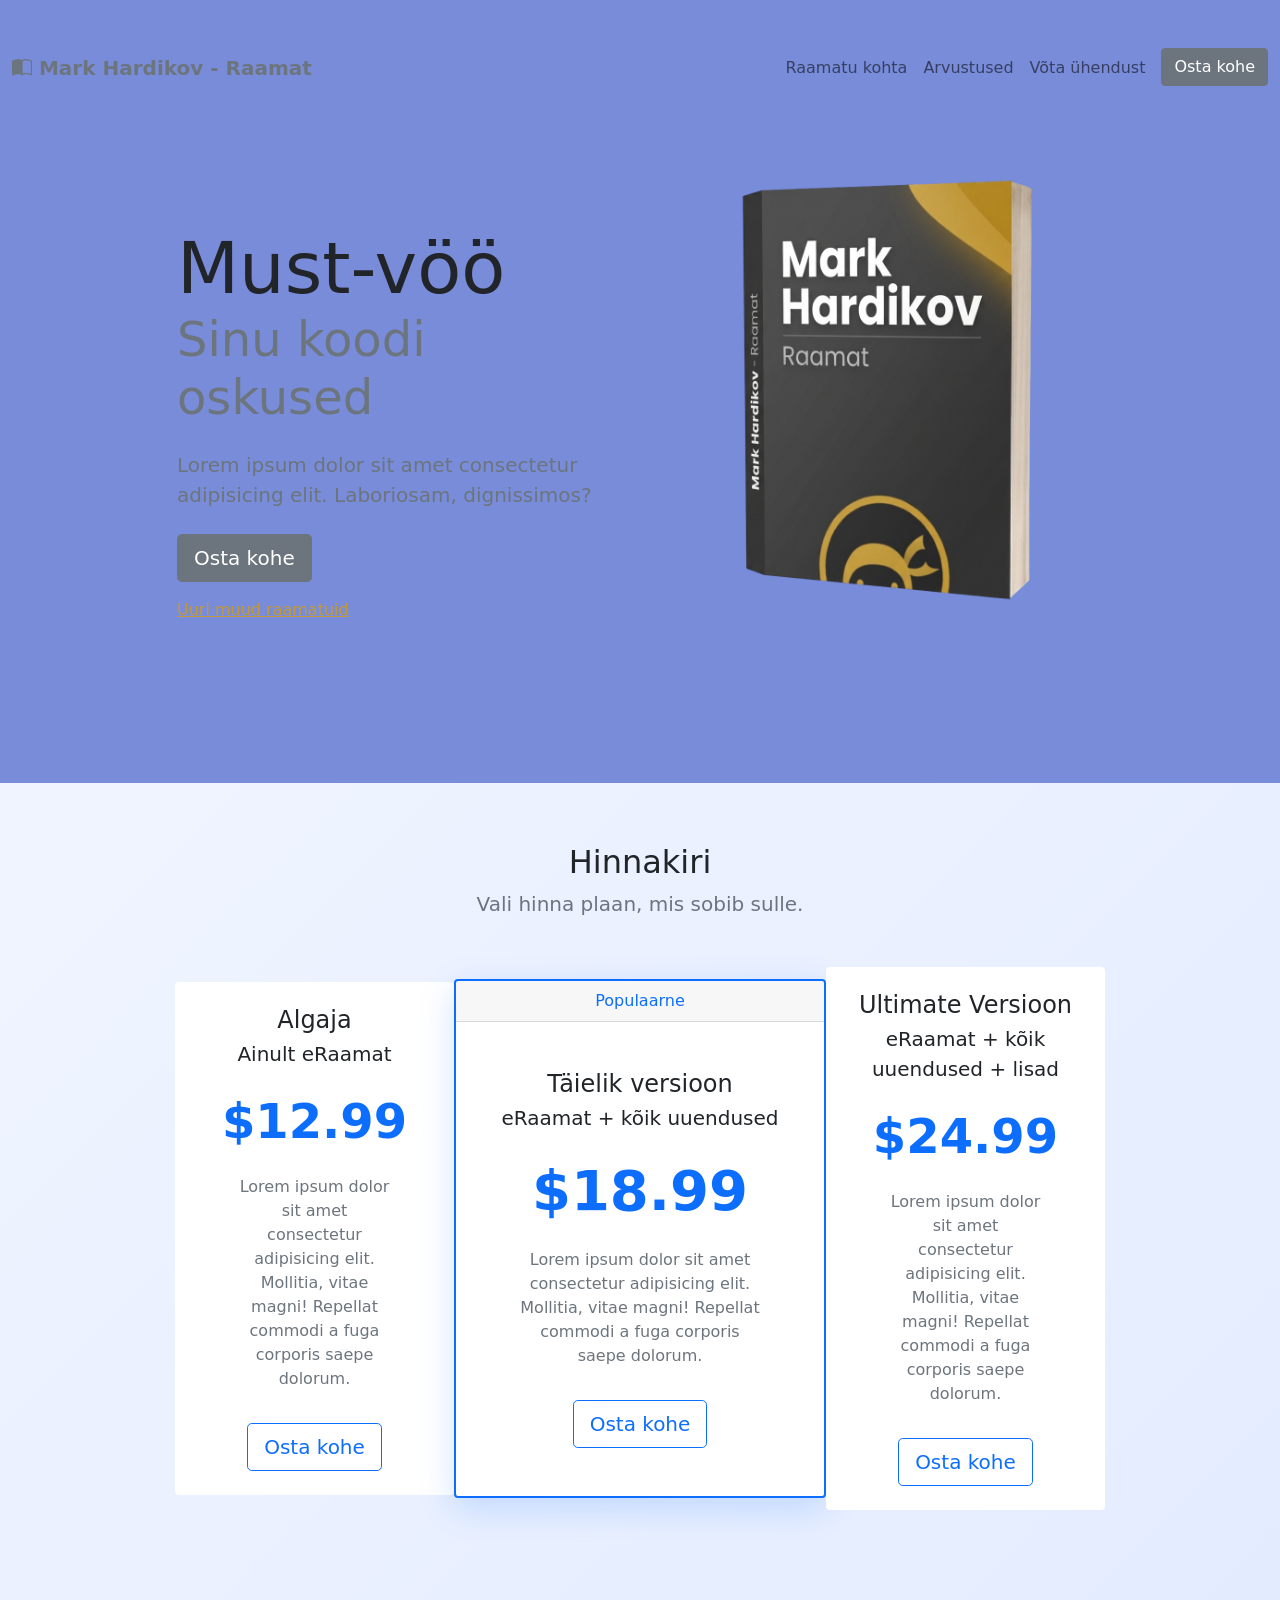
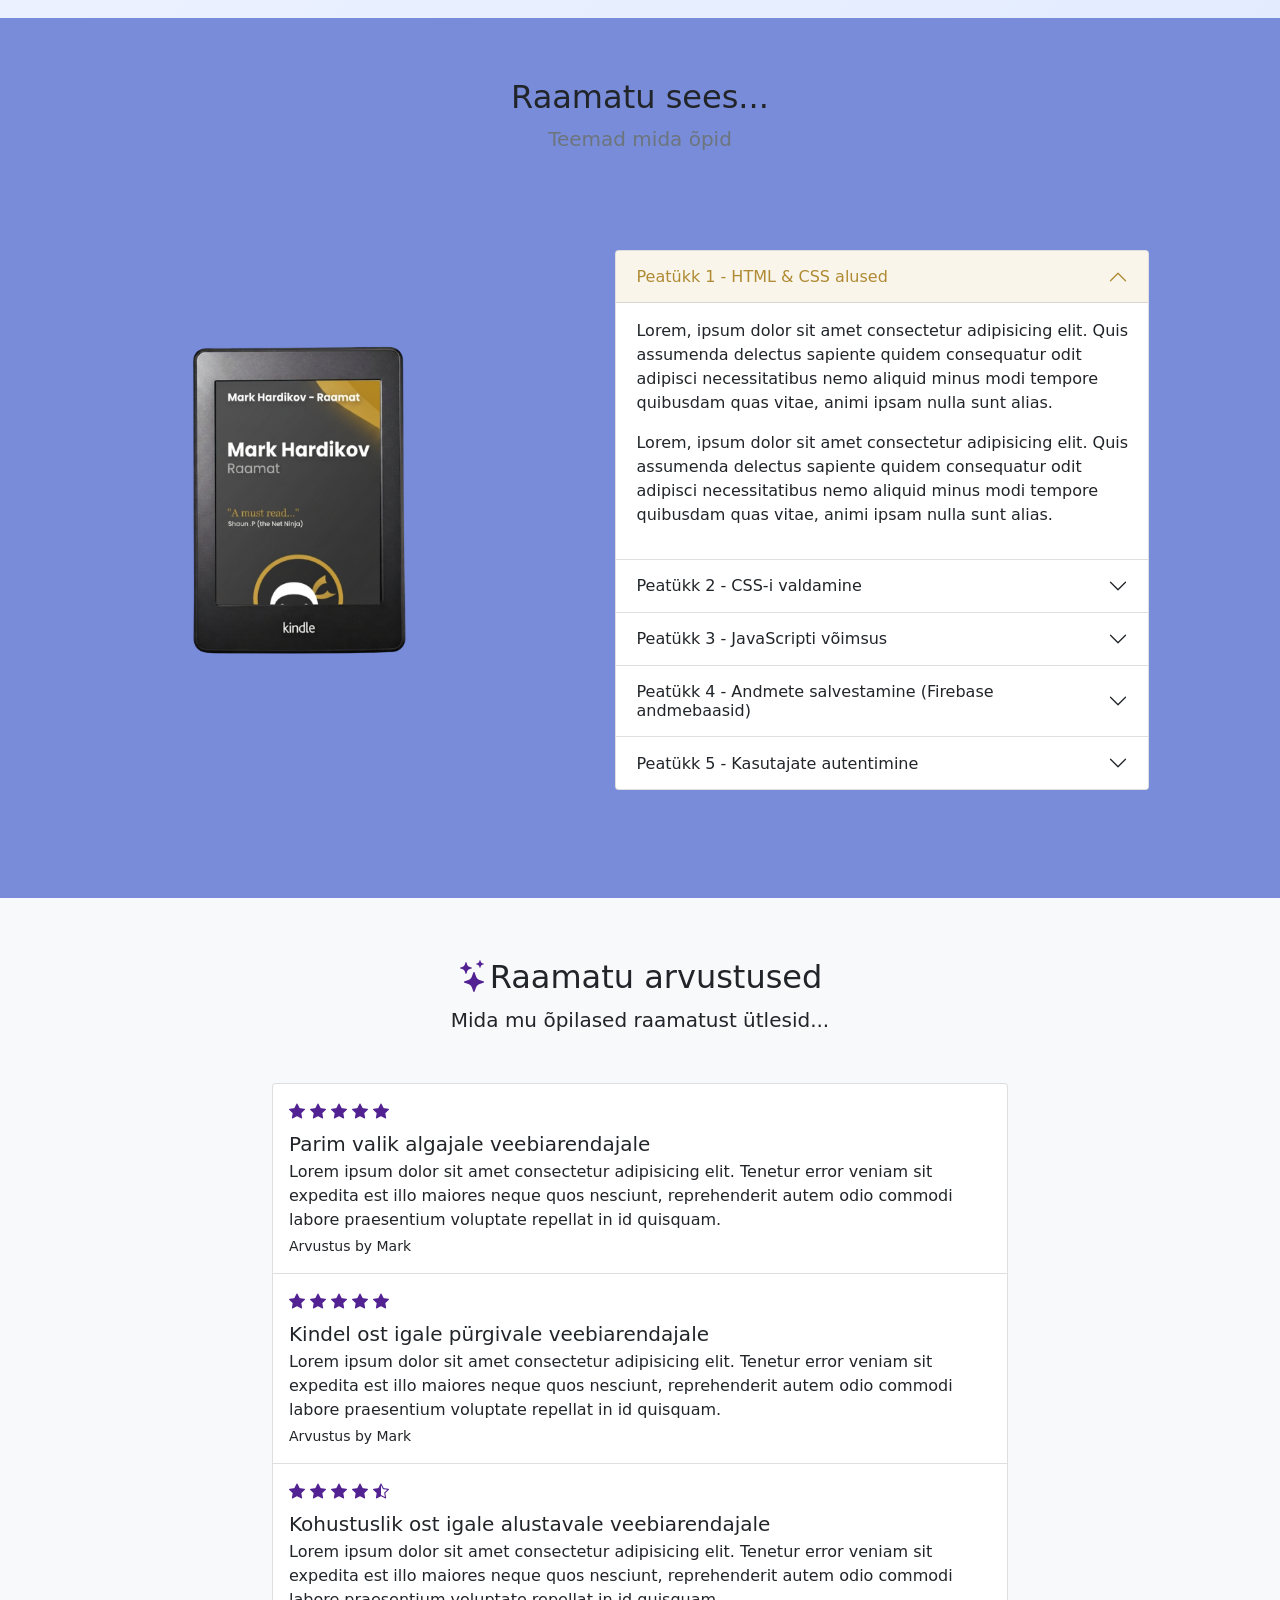
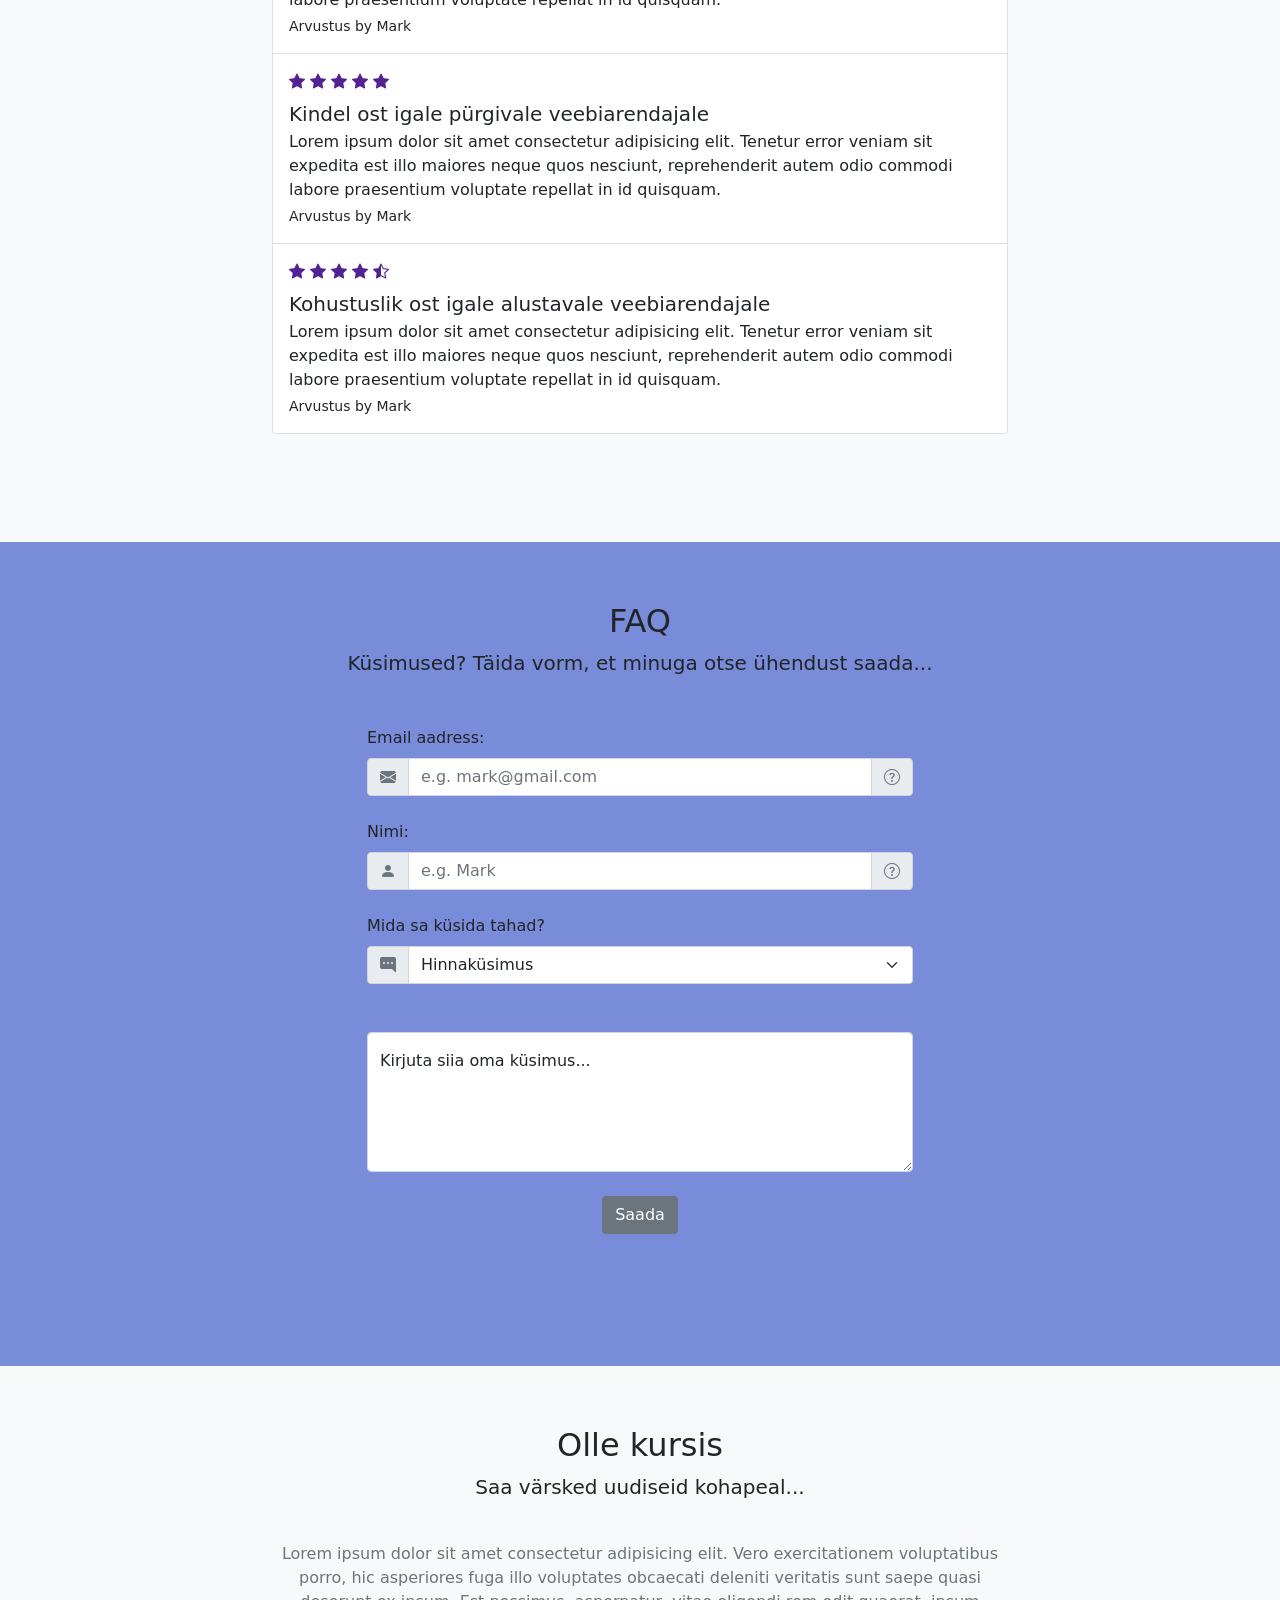
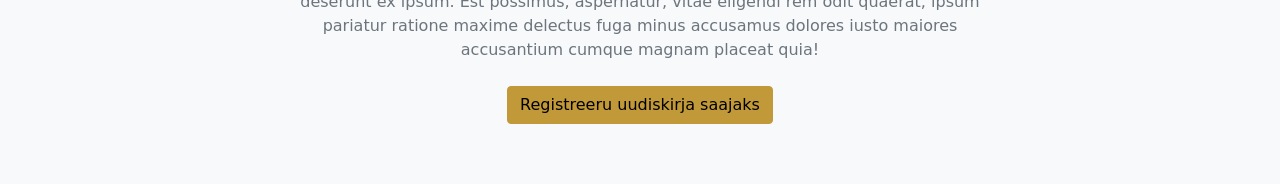
<file: index.html>
<html lang="en">
<head>
  <meta charset="UTF-8">
  <meta http-equiv="X-UA-Compatible" content="IE=edge">
  <meta name="viewport" content="width=device-width, initial-scale=1.0">
  <title>Mark Hardikov - Raamat</title>
  <link rel="stylesheet" href="https://cdn.jsdelivr.net/npm/bootstrap-icons@1.5.0/font/bootstrap-icons.css">
  <link href="/css/main.min.css" rel="stylesheet">
  <style>
    section{
      padding: 60px 0;
    }
  </style>
</head>
<body>

  <!-- navbar -->
  <nav class="navbar navbar-expand-md navbar-light pt-5 pb-4">
    <div class="container-xxl">
      <!-- navbar brand / title -->
      <a class="navbar-brand" href="#intro">
        <span class="text-secondary fw-bold">
          <i class="bi bi-book-half"></i>
          Mark Hardikov - Raamat
        </span>
      </a>
      <!-- toggle button for mobile nav -->
      <button class="navbar-toggler" type="button" data-bs-toggle="collapse" data-bs-target="#main-nav" aria-controls="main-nav" aria-expanded="false" aria-label="Toggle navigation">
        <span class="navbar-toggler-icon"></span>
      </button>

      <!-- navbar links -->
      <div class="collapse navbar-collapse justify-content-end align-center" id="main-nav">
        <ul class="navbar-nav">
          <li class="nav-item">
            <a class="nav-link" href="#topics">Raamatu kohta</a>
          </li>
          <li class="nav-item">
            <a class="nav-link" href="#reviews">Arvustused</a>
          </li>
          <li class="nav-item">
            <a class="nav-link" href="#contact">Võta ühendust</a>
          </li>
          <li class="nav-item d-md-none">
            <a class="nav-link" href="#pricing">Hinnakiri</a>
          </li>
          <li class="nav-item ms-2 d-none d-md-inline">
            <a class="btn btn-secondary" href="#pricing">Osta kohe</a>
          </li>
          
        </ul>
      </div>
    </div>
  </nav>

  <!-- main image & intro text -->
  <section id="intro">
    <div class="container-lg">
      <div class="row g-4 justify-content-center align-items-center">
        <div class="col-md-5 text-center text-md-start">
          <h1>
            <div class="display-2">Must-vöö</div>
            <div class="display-5 text-muted">Sinu koodi oskused</div>
          </h1>
          <p class="lead my-4 text-muted">Lorem ipsum dolor sit amet consectetur adipisicing elit. Laboriosam, dignissimos?</p>
          <a href="#pricing" class="btn btn-secondary btn-lg">Osta kohe</a>
          <!-- open sidebar / offcanvas -->
          <a href="#sidebar" class="d-block mt-3" data-bs-toggle="offcanvas" role="button" aria-controls="sidebar">
            Uuri muud raamatuid
          </a>
        </div>
        <div class="col-md-5 text-center d-none d-md-block">
          <!-- tooltip -->
          <span class="tt" data-bs-placement="bottom" title="Mark Hardikov Raamatu kaan">
            <img src="/assets/ebook-cover.png" class="img-fluid" alt="ebook">
          </span>
        </div>
      </div>
    </div>
  </section>

  <!-- pricing plans -->
  <section id="pricing" class="bg-light mt-5">
    <div class="container-lg">
      <div class="text-center">
        <h2>Hinnakiri</h2>
        <p class="lead text-muted">Vali hinna plaan, mis sobib sulle.</p>
      </div>

      <div class="row my-5 g-0 align-items-center justify-content-center">
        <div class="col-8 col-lg-4 col-xl-3">
          <div class="card border-0">
            <div class="card-body text-center py-4">
              <h4 class="card-title">Algaja</h4>
              <p class="lead card-subtitle">Ainult eRaamat</p>
              <p class="display-5 my-4 text-primary fw-bold">$12.99</p>
              <p class="card-text mx-5 text-muted d-none d-lg-block">Lorem ipsum dolor sit amet consectetur adipisicing elit. Mollitia, vitae magni! Repellat commodi a fuga corporis saepe dolorum.</p>
              <a href="#" class="btn btn-outline-primary btn-lg mt-3">
                Osta kohe
              </a>
            </div>
          </div>
        </div>

        <div class="col-9 col-lg-4">
          <div class="card border-primary border-2">
            <div class="card-header text-center text-primary">Populaarne</div>
            <div class="card-body text-center py-5">
              <h4 class="card-title">Täielik versioon</h4>
              <p class="lead card-subtitle">eRaamat + kõik uuendused</p>
              <p class="display-4 my-4 text-primary fw-bold">$18.99</p>
              <p class="card-text mx-5 text-muted d-none d-lg-block">Lorem ipsum dolor sit amet consectetur adipisicing elit. Mollitia, vitae magni! Repellat commodi a fuga corporis saepe dolorum.</p>
              <a href="#" class="btn btn-outline-primary btn-lg mt-3">
                Osta kohe
              </a>
            </div>
          </div>
        </div>

        <div class="col-8 col-lg-4 col-xl-3">
          <div class="card border-0">
            <div class="card-body text-center py-4">
              <h4 class="card-title">Ultimate Versioon</h4>
              <p class="lead card-subtitle">eRaamat + kõik uuendused + lisad</p>
              <p class="display-5 my-4 text-primary fw-bold">$24.99</p>
              <p class="card-text mx-5 text-muted d-none d-lg-block">Lorem ipsum dolor sit amet consectetur adipisicing elit. Mollitia, vitae magni! Repellat commodi a fuga corporis saepe dolorum.</p>
              <a href="#" class="btn btn-outline-primary btn-lg mt-3">
                Osta kohe
              </a>
            </div>
          </div>
        </div>
      </div>

    </div><!-- end container -->
  </section>

  <!-- topics at a glance -->
  <section id="topics">
    <div class="container-md">
      <div class="text-center">
        <h2>Raamatu sees...</h2>
        <p class="lead text-muted">Teemad mida õpid</p>
      </div>
      <div class="row my-5 g-5 justify-content-around align-items-center">
        <div class="col-6 col-lg-4">
          <img src="/assets/kindle.png" class="img-fluid" alt="ebook">
        </div>
        <div class="col-lg-6">
          
          <!-- accordion -->
          <div class="accordion" id="chapters">
            <div class="accordion-item">
              <h2 class="accordion-header" id="heading-1">
                <button class="accordion-button" type="button" data-bs-toggle="collapse" data-bs-target="#chapter-1" aria-expanded="true" aria-controls="chapter-1">
                  Peatükk 1 - HTML & CSS alused
                </button>
              </h2>
              <div id="chapter-1" class="accordion-collapse collapse show" aria-labelledby="heading-1" data-bs-parent="#chapters">
                <div class="accordion-body">
                  <p>Lorem, ipsum dolor sit amet consectetur adipisicing elit. Quis assumenda delectus sapiente quidem consequatur odit adipisci necessitatibus nemo aliquid minus modi tempore quibusdam quas vitae, animi ipsam nulla sunt alias.</p>
                  <p>Lorem, ipsum dolor sit amet consectetur adipisicing elit. Quis assumenda delectus sapiente quidem consequatur odit adipisci necessitatibus nemo aliquid minus modi tempore quibusdam quas vitae, animi ipsam nulla sunt alias.</p>
                </div>
              </div>
            </div>
            <div class="accordion-item">
              <h2 class="accordion-header" id="heading-2">
                <button class="accordion-button collapsed" type="button" data-bs-toggle="collapse" data-bs-target="#chapter-2" aria-expanded="false" aria-controls="chapter-2">
                  Peatükk 2 - CSS-i valdamine
                </button>
              </h2>
              <div id="chapter-2" class="accordion-collapse collapse" aria-labelledby="heading-2" data-bs-parent="#chapters">
                <div class="accordion-body">
                  <p>Lorem, ipsum dolor sit amet consectetur adipisicing elit. Quis assumenda delectus sapiente quidem consequatur odit adipisci necessitatibus nemo aliquid minus modi tempore quibusdam quas vitae, animi ipsam nulla sunt alias.</p>
                  <p>Lorem, ipsum dolor sit amet consectetur adipisicing elit. Quis assumenda delectus sapiente quidem consequatur odit adipisci necessitatibus nemo aliquid minus modi tempore quibusdam quas vitae, animi ipsam nulla sunt alias.</p>
                </div>
              </div>
            </div>
            <div class="accordion-item">
              <h2 class="accordion-header" id="heading-3">
                <button class="accordion-button collapsed" type="button" data-bs-toggle="collapse" data-bs-target="#chapter-3" aria-expanded="false" aria-controls="chapter-3">
                  Peatükk 3 - JavaScripti võimsus
                </button>
              </h2>
              <div id="chapter-3" class="accordion-collapse collapse" aria-labelledby="heading-3" data-bs-parent="#chapters">
                <div class="accordion-body">
                  <p>Lorem, ipsum dolor sit amet consectetur adipisicing elit. Quis assumenda delectus sapiente quidem consequatur odit adipisci necessitatibus nemo aliquid minus modi tempore quibusdam quas vitae, animi ipsam nulla sunt alias.</p>
                  <p>Lorem, ipsum dolor sit amet consectetur adipisicing elit. Quis assumenda delectus sapiente quidem consequatur odit adipisci necessitatibus nemo aliquid minus modi tempore quibusdam quas vitae, animi ipsam nulla sunt alias.</p>
                </div>
              </div>
            </div>
            <div class="accordion-item">
              <h2 class="accordion-header" id="heading-4">
                <button class="accordion-button collapsed" type="button" data-bs-toggle="collapse" data-bs-target="#chapter-4" aria-expanded="false" aria-controls="chapter-4">
                  Peatükk 4 - Andmete salvestamine (Firebase andmebaasid)
                </button>
              </h2>
              <div id="chapter-4" class="accordion-collapse collapse" aria-labelledby="heading-4" data-bs-parent="#chapters">
                <div class="accordion-body">
                  <p>Lorem, ipsum dolor sit amet consectetur adipisicing elit. Quis assumenda delectus sapiente quidem consequatur odit adipisci necessitatibus nemo aliquid minus modi tempore quibusdam quas vitae, animi ipsam nulla sunt alias.</p>
                  <p>Lorem, ipsum dolor sit amet consectetur adipisicing elit. Quis assumenda delectus sapiente quidem consequatur odit adipisci necessitatibus nemo aliquid minus modi tempore quibusdam quas vitae, animi ipsam nulla sunt alias.</p>
                </div>
              </div>
            </div>
            <div class="accordion-item">
              <h2 class="accordion-header" id="heading-5">
                <button class="accordion-button collapsed" type="button" data-bs-toggle="collapse" data-bs-target="#chapter-5" aria-expanded="false" aria-controls="chapter-5">
                  Peatükk 5 - Kasutajate autentimine
                </button>
              </h2>
              <div id="chapter-5" class="accordion-collapse collapse" aria-labelledby="heading-5" data-bs-parent="#chapters">
                <div class="accordion-body">
                  <p>Lorem, ipsum dolor sit amet consectetur adipisicing elit. Quis assumenda delectus sapiente quidem consequatur odit adipisci necessitatibus nemo aliquid minus modi tempore quibusdam quas vitae, animi ipsam nulla sunt alias.</p>
                  <p>Lorem, ipsum dolor sit amet consectetur adipisicing elit. Quis assumenda delectus sapiente quidem consequatur odit adipisci necessitatibus nemo aliquid minus modi tempore quibusdam quas vitae, animi ipsam nulla sunt alias.</p>
                </div>
              </div>
            </div>
          </div>

        </div>
      </div>
    </div>
  </section>

  <!-- reviews list -->
  <section id="reviews" class="bg-altlight">
    <div class="container-lg">
      <div class="text-center">
        <h2><i class="bi bi-stars text-altdark"></i>Raamatu arvustused</h2>
        <p class="lead">Mida mu õpilased raamatust ütlesid...</p>
      </div>

      <div class="row justify-content-center my-5">
        <div class="col-lg-8">
          <div class="list-group">
            <div class="list-group-item py-3">
              <div class="pb-2">
                <i class="bi bi-star-fill text-altdark"></i>
                <i class="bi bi-star-fill text-altdark"></i>
                <i class="bi bi-star-fill text-altdark"></i>
                <i class="bi bi-star-fill text-altdark"></i>
                <i class="bi bi-star-fill text-altdark"></i>
              </div>
              <h5 class="mb-1">Parim valik algajale veebiarendajale</h5>
              <p class="mb-1">Lorem ipsum dolor sit amet consectetur adipisicing elit. Tenetur error veniam sit expedita est illo maiores neque quos nesciunt, reprehenderit autem odio commodi labore praesentium voluptate repellat in id quisquam.</p>
              <small>Arvustus by Mark</small>
            </div>
            <div class="list-group-item py-3">
              <div class="pb-2">
                <i class="bi bi-star-fill text-altdark"></i>
                <i class="bi bi-star-fill text-altdark"></i>
                <i class="bi bi-star-fill text-altdark"></i>
                <i class="bi bi-star-fill text-altdark"></i>
                <i class="bi bi-star-fill text-altdark"></i>
              </div>
              <h5 class="mb-1">Kindel ost igale pürgivale veebiarendajale</h5>
              <p class="mb-1">Lorem ipsum dolor sit amet consectetur adipisicing elit. Tenetur error veniam sit expedita est illo maiores neque quos nesciunt, reprehenderit autem odio commodi labore praesentium voluptate repellat in id quisquam.</p>
              <small>Arvustus by Mark</small>
            </div>
            <div class="list-group-item py-3">
              <div class="pb-2">
                <i class="bi bi-star-fill text-altdark"></i>
                <i class="bi bi-star-fill text-altdark"></i>
                <i class="bi bi-star-fill text-altdark"></i>
                <i class="bi bi-star-fill text-altdark"></i>
                <i class="bi bi-star-half text-altdark"></i>
              </div>
              <h5 class="mb-1">Kohustuslik ost igale alustavale veebiarendajale</h5>
              <p class="mb-1">Lorem ipsum dolor sit amet consectetur adipisicing elit. Tenetur error veniam sit expedita est illo maiores neque quos nesciunt, reprehenderit autem odio commodi labore praesentium voluptate repellat in id quisquam.</p>
              <small>Arvustus by Mark</small>
            </div>
            <div class="list-group-item py-3">
              <div class="pb-2">
                <i class="bi bi-star-fill text-altdark"></i>
                <i class="bi bi-star-fill text-altdark"></i>
                <i class="bi bi-star-fill text-altdark"></i>
                <i class="bi bi-star-fill text-altdark"></i>
                <i class="bi bi-star-fill text-altdark"></i>
              </div>
              <h5 class="mb-1">Kindel ost igale pürgivale veebiarendajale</h5>
              <p class="mb-1">Lorem ipsum dolor sit amet consectetur adipisicing elit. Tenetur error veniam sit expedita est illo maiores neque quos nesciunt, reprehenderit autem odio commodi labore praesentium voluptate repellat in id quisquam.</p>
              <small>Arvustus by Mark</small>
            </div>
            <div class="list-group-item py-3">
              <div class="pb-2">
                <i class="bi bi-star-fill text-altdark"></i>
                <i class="bi bi-star-fill text-altdark"></i>
                <i class="bi bi-star-fill text-altdark"></i>
                <i class="bi bi-star-fill text-altdark"></i>
                <i class="bi bi-star-half text-altdark"></i>
              </div>
              <h5 class="mb-1">Kohustuslik ost igale alustavale veebiarendajale</h5>
              <p class="mb-1">Lorem ipsum dolor sit amet consectetur adipisicing elit. Tenetur error veniam sit expedita est illo maiores neque quos nesciunt, reprehenderit autem odio commodi labore praesentium voluptate repellat in id quisquam.</p>
              <small>Arvustus by Mark</small>
            </div>
          </div>
        </div>
      </div>
    </div>
  </section>

  <!-- contact form -->
  <!-- form-control, form-label, form-select, input-group, input-group-text -->
  <section id="contact">
    <div class="container-lg">
      
      <div class="text-center">
        <h2>FAQ</h2>
        <p class="lead">Küsimused? Täida vorm, et minuga otse ühendust saada...</p>
      </div>
      <div class="row justify-content-center my-5">
        <div class="col-lg-6">
          
          <form>
            <label for="email" class="form-label">Email aadress:</label>
            <div class="input-group mb-4">
              <span class="input-group-text">
                <i class="bi bi-envelope-fill text-secondary"></i>
              </span>
              <input type="text" id="email" class="form-control" placeholder="e.g. mark@gmail.com" />
              <!-- tooltip -->
              <span class="input-group-text">
                <span class="tt" data-bs-placement="bottom" title="Pane email aadress, et saaksime vastata.">
                  <i class="bi bi-question-circle text-muted"></i>
                </span>
              </span>
            </div>
            <label for="name" class="form-label">Nimi:</label>
            <div class="mb-4 input-group">
              <span class="input-group-text">
                <i class="bi bi-person-fill text-secondary"></i>
              </span>
              <input type="text" id="name" class="form-control" placeholder="e.g. Mark" />
              <!-- tooltip -->
              <span class="input-group-text">
                <span class="tt" data-bs-placement="bottom" title="Pane oma nimi, et saaksime sind identifitseerida.">
                  <i class="bi bi-question-circle text-muted"></i>
                </span>
              </span>
            </div>
            <label for="subject" class="form-label">Mida sa küsida tahad?</label>
            <div class="mb-4 input-group">
              <span class="input-group-text">
                <i class="bi bi-chat-right-dots-fill text-secondary"></i>
              </span>
              <select class="form-select" id="subject">
                <option value="pricing" selected>Hinnaküsimus</option>
                <option value="content">Sisuküsimus</option>
                <option value="other">Muu küsimus</option>
              </select>
            </div>
            <div class="mb-4 mt-5 form-floating">
              <textarea class="form-control" id="query" style="height: 140px" placeholder="query"></textarea>
              <label for="query">Kirjuta siia oma küsimus...</label>
            </div>
            <div class="mb-4 text-center">
              <button type="submit" class="btn btn-secondary">Saada</button>
            </div>
          </form>
        </div>
      </div>
    </div>
  </section>

  <!-- get updates / modal trigger -->
  <section class="bg-light">
    <div class="container">
      <div class="text-center">
        <h2>Olle kursis</h2>
        <p class="lead">Saa värsked uudiseid kohapeal...</p>
      </div>
      <div class="row justify-content-center">
        <div class="col-md-8 text-center">
          <p class="text-muted my-4">Lorem ipsum dolor sit amet consectetur adipisicing elit. Vero exercitationem voluptatibus porro, hic asperiores fuga illo voluptates obcaecati deleniti veritatis sunt saepe quasi deserunt ex ipsum. Est possimus, aspernatur, vitae eligendi rem odit quaerat, ipsum pariatur ratione maxime delectus fuga minus accusamus dolores iusto maiores accusantium cumque magnam placeat quia!</p>
          <button class="btn btn-primary" data-bs-toggle="modal" data-bs-target="#reg-modal">
            Registreeru uudiskirja saajaks
          </button>
        </div>
      </div>
    </div>
  </section>

  <!-- modal itself -->
  <div class="modal fade" id="reg-modal" tabindex="-1" aria-labelledby="modal-title" aria-hidden="true">
    <div class="modal-dialog">
      <div class="modal-content">
        <div class="modal-header">
          <h5 class="modal-title" id="modal-title">Get the Latest Updates</h5>
          <button type="button" class="btn-close" data-bs-dismiss="modal" aria-label="Close"></button>
        </div>
        <div class="modal-body">
          <p>Lorem, ipsum dolor sit amet consectetur adipisicing elit. Quis, exercitationem laboriosam nihil minus voluptatibus harum aliquam consequatur pariatur inventore dignissimos illum excepturi ratione ipsum sit iusto alias eligendi fugit laborum?</p>
          <label for="modal-email" class="form-label">Your email address:</label>
          <input type="text" class="form-control" id="modal-email" placeholder="e.g. mario@example.com">
        </div>
        <div class="modal-footer">
          <button type="button" class="btn btn-primary">Submit</button>
        </div>
      </div>
    </div>
  </div>

  <!-- side panel / offcanvas -->
  <div class="offcanvas offcanvas-start" tabindex="-1" id="sidebar" aria-labelledby="sidebar-label">
    <div class="offcanvas-header">
      <h5 class="offcanvas-title" id="sidebar-label">Mu teised raamatud</h5>
      <button type="button" class="btn-close" data-bs-dismiss="offcanvas" aria-label="Close"></button>
    </div>
    <div class="offcanvas-body">
      <p>Lorem, ipsum dolor sit amet consectetur adipisicing elit. In minima ducimus excepturi quasi tempore fugit quis voluptatibus aut error possimus, tenetur natus magni quam voluptatem quae eligendi repudiandae delectus eaque!</p>
      <!-- dropdown -->
      <div class="dropdown mt-3">
        <button class="btn btn-secondary dropdown-toggle" type="button" id="book-dropdown" data-bs-toggle="dropdown">
          Vali raamat
        </button>
        <ul class="dropdown-menu" aria-labelledby="book-dropdown">
          <li><a class="dropdown-item" href="#">Saa React kangelaseks</a></li>
          <li><a class="dropdown-item" href="#">Oska Vue.js</a></li>
          <li><a class="dropdown-item" href="#">Level up sinu Next.js</a></li>
        </ul>
      </div>
    </div>
  </div>

  
  <script src="https://cdn.jsdelivr.net/npm/bootstrap@5.0.1/dist/js/bootstrap.bundle.min.js" integrity="sha384-gtEjrD/SeCtmISkJkNUaaKMoLD0//ElJ19smozuHV6z3Iehds+3Ulb9Bn9Plx0x4" crossorigin="anonymous"></script>
  <script>
    const tooltips = document.querySelectorAll('.tt')
    tooltips.forEach(t => {
      new bootstrap.Tooltip(t)
    })
  </script>
</body>
</html>
</file>
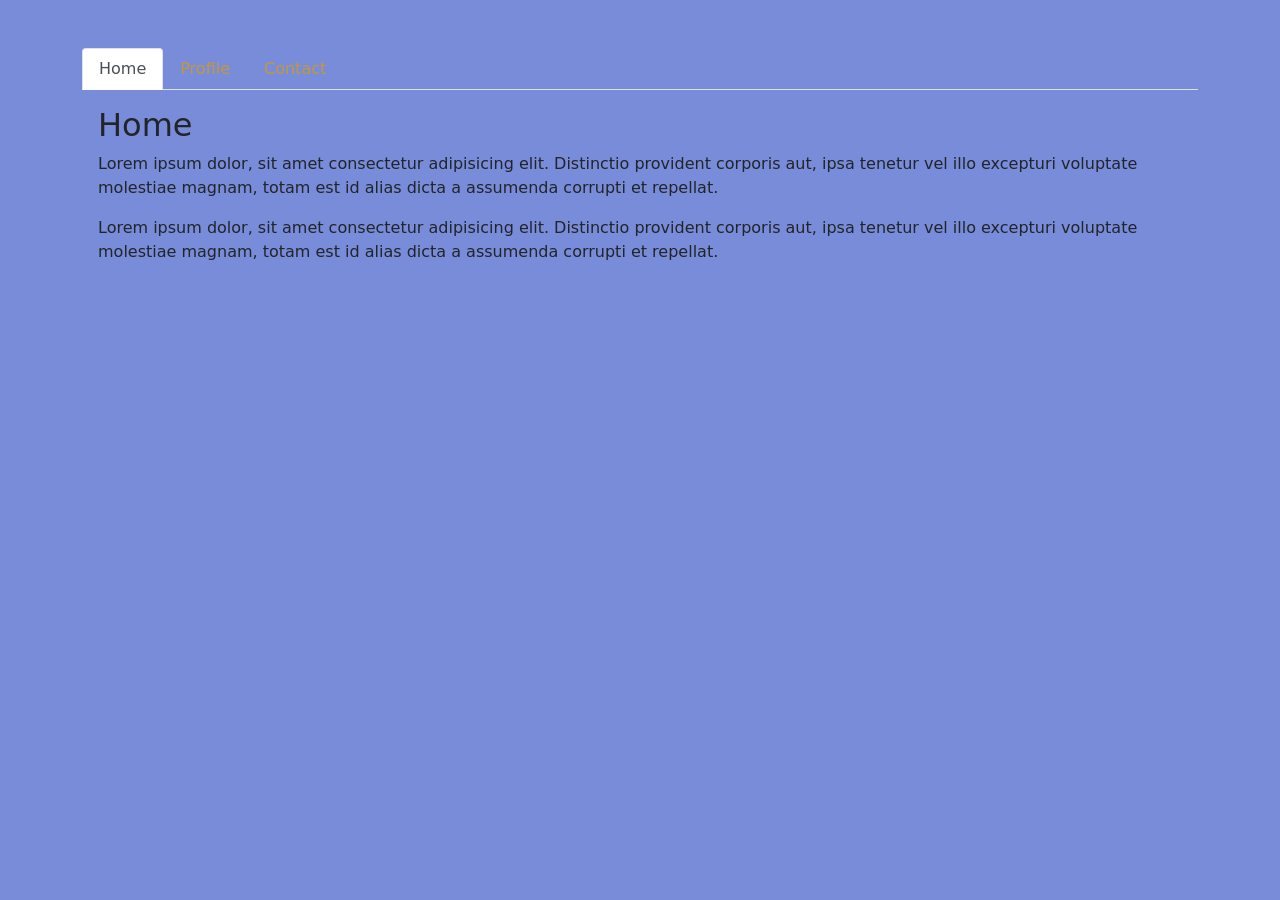
<file: tabs.html>
<html lang="en">
<head>
  <meta charset="UTF-8">
  <meta http-equiv="X-UA-Compatible" content="IE=edge">
  <meta name="viewport" content="width=device-width, initial-scale=1.0">
  <title>Tabs</title>
  <link href="/css/main.min.css" rel="stylesheet">
</head>
<body>
  
  <div class="container my-5">
    <nav>
      <div class="nav nav-tabs" id="nav-tab" role="tablist">

        <button class="nav-link active" id="nav-home-tab" data-bs-toggle="tab" data-bs-target="#nav-home" type="button" role="tab" aria-controls="nav-home" aria-selected="true">Home</button>

        <button class="nav-link" id="nav-profile-tab" data-bs-toggle="tab" data-bs-target="#nav-profile" type="button" role="tab" aria-controls="nav-profile" aria-selected="false">Profile</button>

        <button class="nav-link" id="nav-contact-tab" data-bs-toggle="tab" data-bs-target="#nav-contact" type="button" role="tab" aria-controls="nav-contact" aria-selected="false">Contact</button>

      </div>
    </nav>
    <div class="tab-content" id="nav-tabContent">

      <div class="tab-pane fade show active p-3" id="nav-home" role="tabpanel" aria-labelledby="nav-home-tab">
        <h2>Home</h2>
        <p>Lorem ipsum dolor, sit amet consectetur adipisicing elit. Distinctio provident corporis aut, ipsa tenetur vel illo excepturi voluptate molestiae magnam, totam est id alias dicta a assumenda corrupti et repellat.</p>
        <p>Lorem ipsum dolor, sit amet consectetur adipisicing elit. Distinctio provident corporis aut, ipsa tenetur vel illo excepturi voluptate molestiae magnam, totam est id alias dicta a assumenda corrupti et repellat.</p>
      </div>

      <div class="tab-pane fade p-3" id="nav-profile" role="tabpanel" aria-labelledby="nav-profile-tab">
        <h2>Profile</h2>
        <p>Lorem, ipsum dolor sit amet consectetur adipisicing elit. Quasi, cupiditate nam aperiam possimus, ratione modi enim inventore reiciendis ipsum mollitia, adipisci accusamus! Dolorem omnis illo incidunt ex, sit minus numquam.</p>
        <p>Lorem, ipsum dolor sit amet consectetur adipisicing elit. Quasi, cupiditate nam aperiam possimus, ratione modi enim inventore reiciendis ipsum mollitia, adipisci accusamus! Dolorem omnis illo incidunt ex, sit minus numquam.</p>
      </div>

      <div class="tab-pane fade p-3" id="nav-contact" role="tabpanel" aria-labelledby="nav-contact-tab">
        <h2>Contact</h2>
        <p>Lorem ipsum dolor sit amet consectetur adipisicing elit. Facere voluptates nostrum vel officiis! Magni animi assumenda numquam exercitationem facilis! Excepturi, doloremque illo. Voluptate, natus molestias? Enim repellemarkndus earum ad sunt!</p>
        <p>Lorem ipsum dolor sit amet consectetur adipisicing elit. Facere voluptates nostrum vel officiis! Magni animi assumenda numquam exercitationem facilis! Excepturi, doloremque illo. Voluptate, natus molestias? Enim repellendus earum ad sunt!</p>
      </div>
      
    </div>
  </div>
  
  <!-- bootstrap & popper js -->
  <script src="https://cdn.jsdelivr.net/npm/bootstrap@5.0.1/dist/js/bootstrap.bundle.min.js" integrity="sha384-gtEjrD/SeCtmISkJkNUaaKMoLD0//ElJ19smozuHV6z3Iehds+3Ulb9Bn9Plx0x4" crossorigin="anonymous"></script>

  </script>
</body>
</html>
</file>
